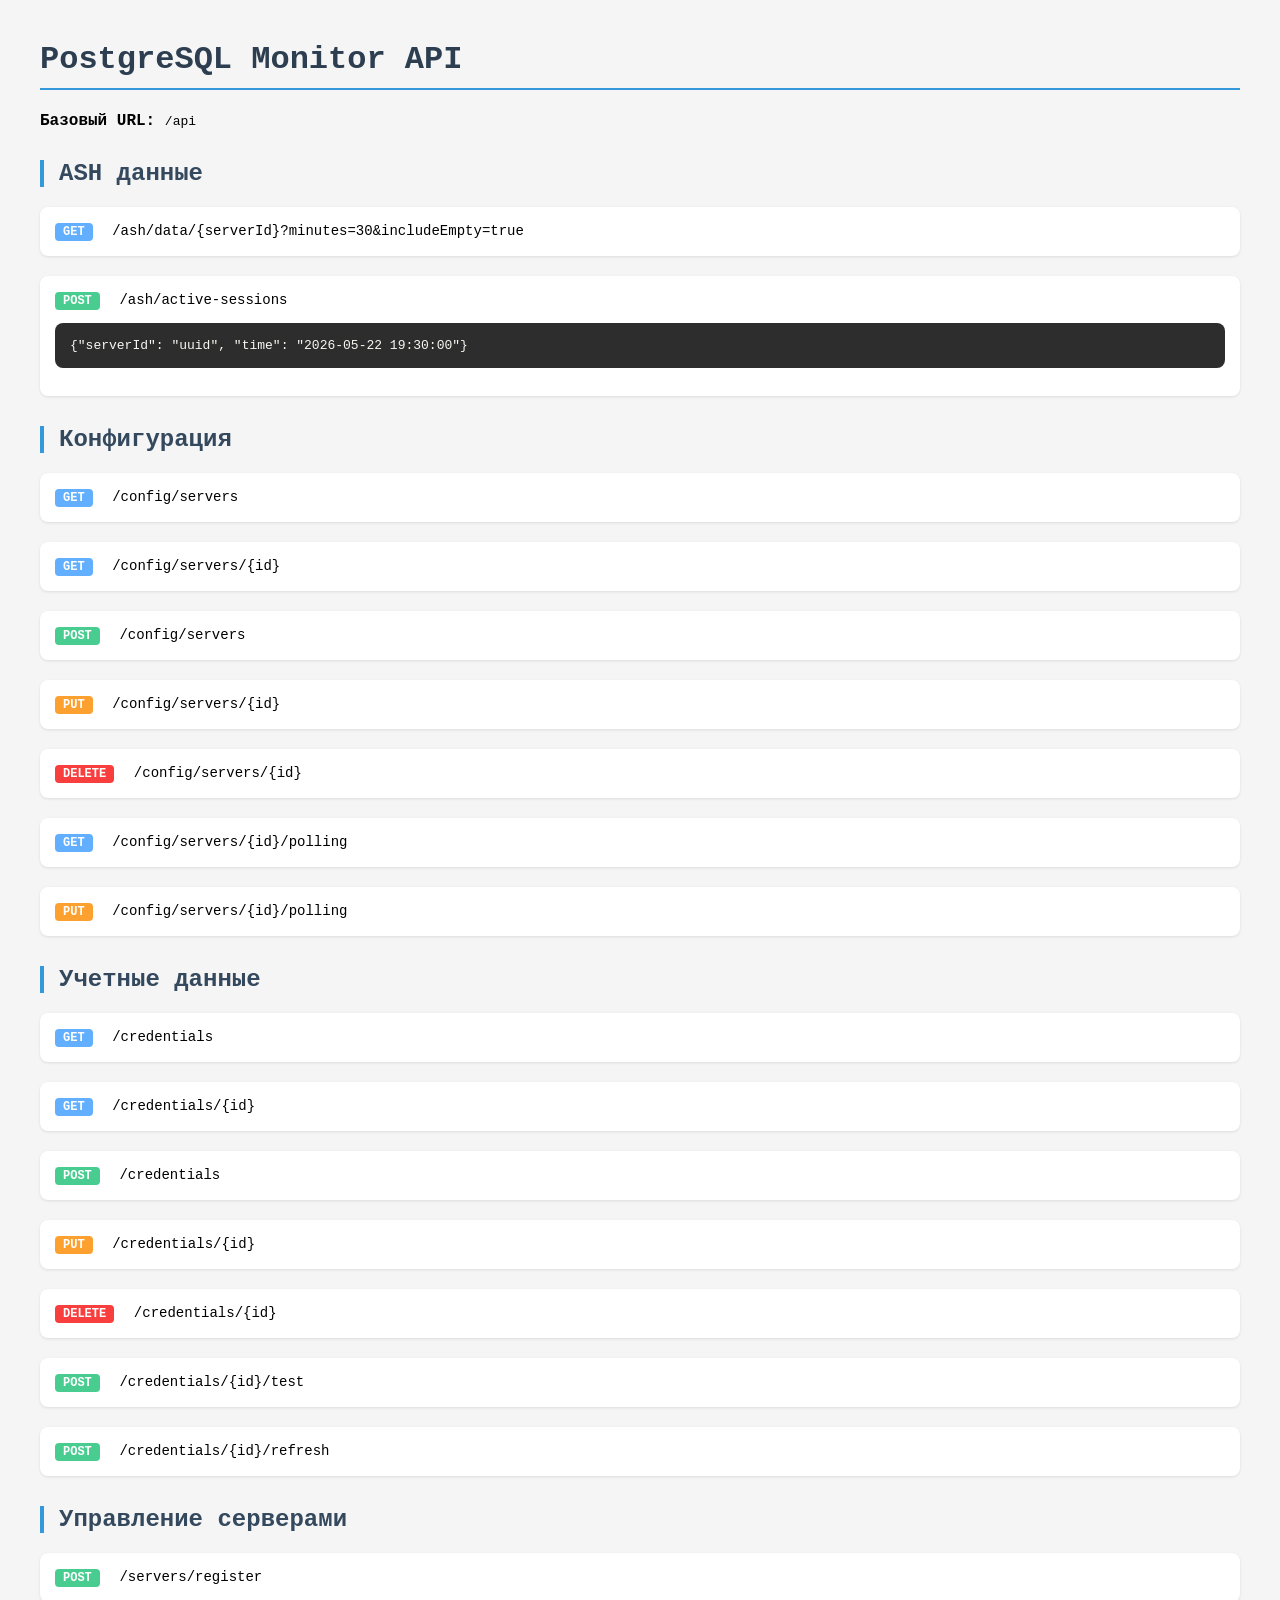
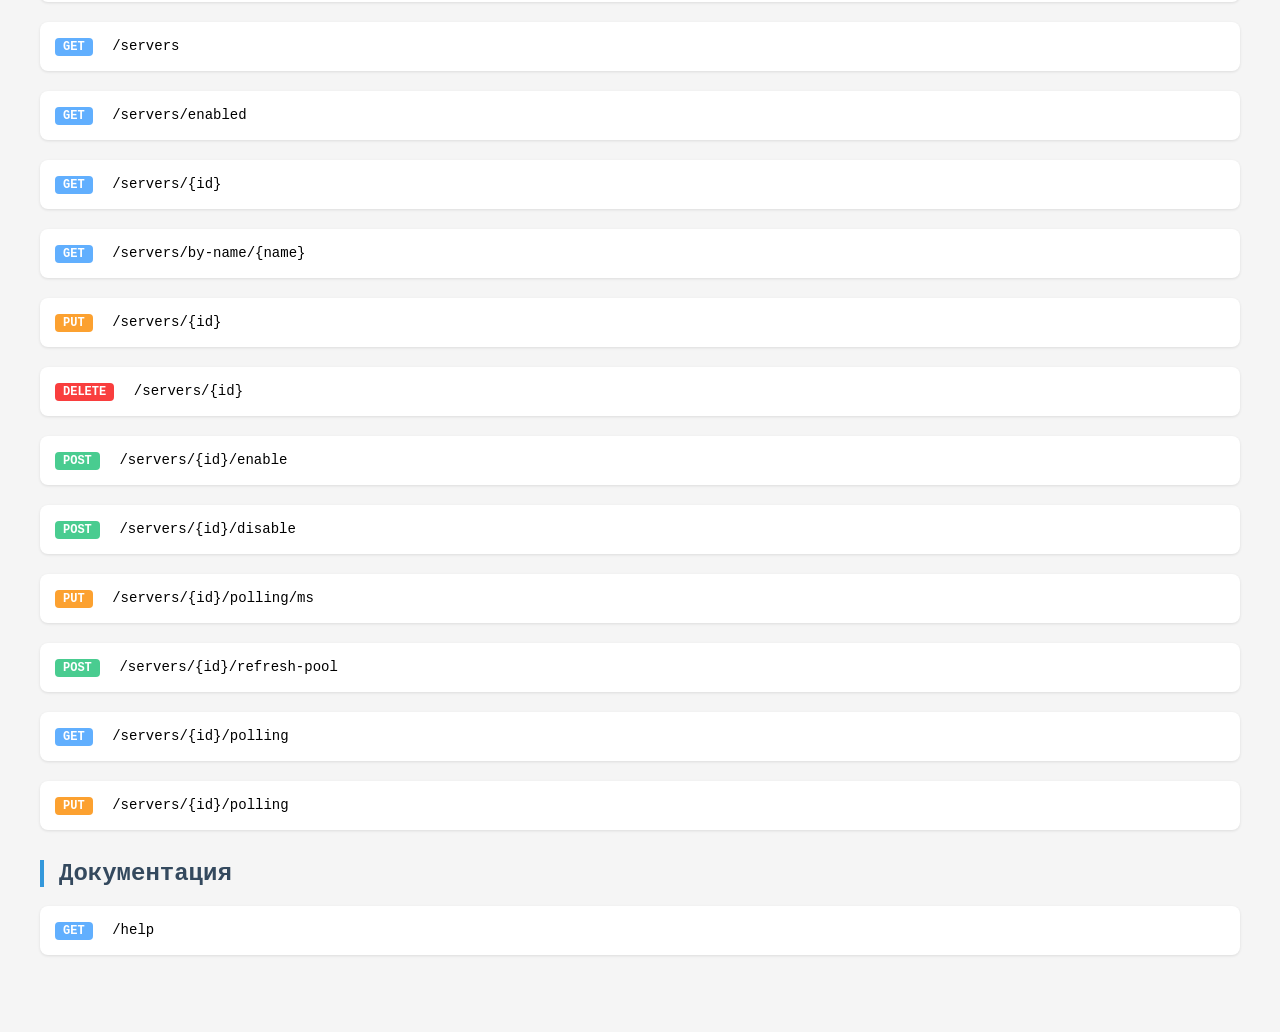
<file: target/classes/static/api-docs.html>
<!doctype html>
<html lang="ru">
  <head>
    <meta charset="UTF-8" />
    <title>PostgreSQL Monitor API</title>
    <style>
      body {
        font-family:
          -apple-system, BlinkMacSystemFont, "Segoe UI", Roboto, monospace;
        max-width: 1200px;
        margin: 0 auto;
        padding: 20px;
        background: #f5f5f5;
      }
      h1 {
        color: #2c3e50;
        border-bottom: 2px solid #3498db;
        padding-bottom: 10px;
      }
      h2 {
        color: #34495e;
        margin-top: 30px;
        border-left: 4px solid #3498db;
        padding-left: 15px;
      }
      .endpoint {
        background: #fff;
        padding: 15px;
        border-radius: 8px;
        margin-bottom: 20px;
        box-shadow: 0 1px 3px rgba(0, 0, 0, 0.1);
      }
      .method {
        display: inline-block;
        padding: 2px 8px;
        border-radius: 4px;
        font-weight: bold;
        font-size: 12px;
        margin-right: 10px;
      }
      .get {
        background: #61affe;
        color: white;
      }
      .post {
        background: #49cc90;
        color: white;
      }
      .put {
        background: #fca130;
        color: white;
      }
      .delete {
        background: #f93e3e;
        color: white;
      }
      .url {
        font-family: monospace;
        font-size: 14px;
      }
      pre {
        background: #2d2d2d;
        color: #f8f8f2;
        padding: 15px;
        border-radius: 8px;
        overflow-x: auto;
        font-size: 13px;
      }
      hr {
        border: none;
        border-top: 1px solid #ddd;
        margin: 30px 0;
      }
    </style>
  </head>
  <body>
    <h1>PostgreSQL Monitor API</h1>
    <p><strong>Базовый URL:</strong> <code>/api</code></p>

    <h2>ASH данные</h2>
    <div class="endpoint">
      <span class="method get">GET</span>
      <span class="url">/ash/data/{serverId}?minutes=30&includeEmpty=true</span>
    </div>
    <div class="endpoint">
      <span class="method post">POST</span>
      <span class="url">/ash/active-sessions</span>
      <pre>{"serverId": "uuid", "time": "2026-05-22 19:30:00"}</pre>
    </div>

    <h2>Конфигурация</h2>
    <div class="endpoint">
      <span class="method get">GET</span>
      <span class="url">/config/servers</span>
    </div>
    <div class="endpoint">
      <span class="method get">GET</span>
      <span class="url">/config/servers/{id}</span>
    </div>
    <div class="endpoint">
      <span class="method post">POST</span>
      <span class="url">/config/servers</span>
    </div>
    <div class="endpoint">
      <span class="method put">PUT</span>
      <span class="url">/config/servers/{id}</span>
    </div>
    <div class="endpoint">
      <span class="method delete">DELETE</span>
      <span class="url">/config/servers/{id}</span>
    </div>
    <div class="endpoint">
      <span class="method get">GET</span>
      <span class="url">/config/servers/{id}/polling</span>
    </div>
    <div class="endpoint">
      <span class="method put">PUT</span>
      <span class="url">/config/servers/{id}/polling</span>
    </div>

    <h2>Учетные данные</h2>
    <div class="endpoint">
      <span class="method get">GET</span> <span class="url">/credentials</span>
    </div>
    <div class="endpoint">
      <span class="method get">GET</span>
      <span class="url">/credentials/{id}</span>
    </div>
    <div class="endpoint">
      <span class="method post">POST</span>
      <span class="url">/credentials</span>
    </div>
    <div class="endpoint">
      <span class="method put">PUT</span>
      <span class="url">/credentials/{id}</span>
    </div>
    <div class="endpoint">
      <span class="method delete">DELETE</span>
      <span class="url">/credentials/{id}</span>
    </div>
    <div class="endpoint">
      <span class="method post">POST</span>
      <span class="url">/credentials/{id}/test</span>
    </div>
    <div class="endpoint">
      <span class="method post">POST</span>
      <span class="url">/credentials/{id}/refresh</span>
    </div>

    <h2>Управление серверами</h2>
    <div class="endpoint">
      <span class="method post">POST</span>
      <span class="url">/servers/register</span>
    </div>
    <div class="endpoint">
      <span class="method get">GET</span> <span class="url">/servers</span>
    </div>
    <div class="endpoint">
      <span class="method get">GET</span>
      <span class="url">/servers/enabled</span>
    </div>
    <div class="endpoint">
      <span class="method get">GET</span> <span class="url">/servers/{id}</span>
    </div>
    <div class="endpoint">
      <span class="method get">GET</span>
      <span class="url">/servers/by-name/{name}</span>
    </div>
    <div class="endpoint">
      <span class="method put">PUT</span> <span class="url">/servers/{id}</span>
    </div>
    <div class="endpoint">
      <span class="method delete">DELETE</span>
      <span class="url">/servers/{id}</span>
    </div>
    <div class="endpoint">
      <span class="method post">POST</span>
      <span class="url">/servers/{id}/enable</span>
    </div>
    <div class="endpoint">
      <span class="method post">POST</span>
      <span class="url">/servers/{id}/disable</span>
    </div>
    <div class="endpoint">
      <span class="method put">PUT</span>
      <span class="url">/servers/{id}/polling/ms</span>
    </div>
    <div class="endpoint">
      <span class="method post">POST</span>
      <span class="url">/servers/{id}/refresh-pool</span>
    </div>
    <div class="endpoint">
      <span class="method get">GET</span>
      <span class="url">/servers/{id}/polling</span>
    </div>
    <div class="endpoint">
      <span class="method put">PUT</span>
      <span class="url">/servers/{id}/polling</span>
    </div>

    <h2>Документация</h2>
    <div class="endpoint">
      <span class="method get">GET</span> <span class="url">/help</span>
    </div>
  </body>
</html>
</file>
